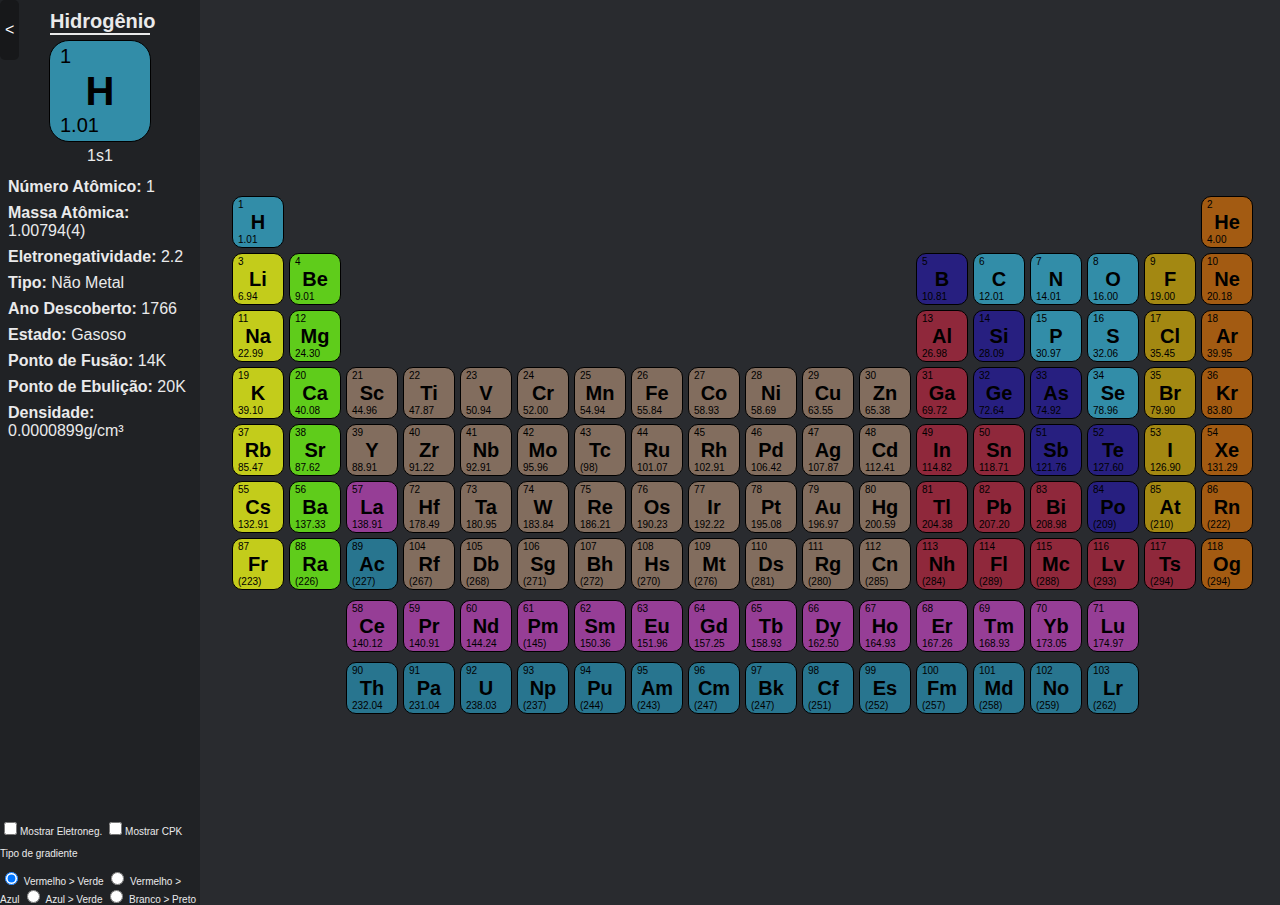
<file: index.html>
<!DOCTYPE html>
<html lang="en">

<head>
    <meta charset="UTF-8">
    <meta name="viewport" content="width=device-width, initial-scale=1.0">
    <title>Tabela</title>
    <link rel="stylesheet" href="style.css">
</head>

<body>
    <div id="esconde">
        <p>&lt;</p>
    </div>
    <div id="info">
        <div class="elemCaixa">
            <p id="elemNome"></p>
            <div class="elemBig" id="elemBig">
                <p class="numero" id="elemNum"></p>
                <p class="nome" id="elemSigla"></p>
                <p class="massa" id="elemMassa"></p>
            </div>
            <p id="camadas"></p>
        </div>

        <div id="text">
        </div>

        <div id="botaos">
            <div>
                <input type="checkbox" name="eln" id="eletroneg">Mostrar Eletroneg.
                <input type="checkbox" name="cpk" id="cpk">Mostrar CPK
            </div>
            <div id="gradientes">
                <p>Tipo de gradiente</p>
                <input type="radio" value="rg" name="grad" id="checked"> Vermelho > Verde
                <input type="radio" value="rb" name="grad"> Vermelho > Azul
                <input type="radio" value="bg" name="grad"> Azul > Verde
                <input type="radio" value="noir" name="grad"> Branco > Preto
            </div>
        </div>
    </div>
    <div class="telinha">
        <div class="tabela">
            <div class="periodo" id="per1"></div>
            <div class="periodo" id="per2"></div>
            <div class="periodo" id="per3"></div>
            <div class="periodo" id="per4"></div>
            <div class="periodo" id="per5"></div>
            <div class="periodo" id="per6"></div>
            <div class="periodo" id="per7"></div>

            <div class="periodo" id="lant"></div>
            <div class="periodo" id="acti"></div>
        </div>
    </div>

    <script src="data.js"></script>
    <script src="main.js"></script>
</body>

</html>
</file>
<file: style.css>
body {
    display: flex;
    align-items: center;
    justify-content: center;
    user-select: none;

    font-family: Arial, Helvetica, sans-serif;
    padding: 0;
    margin: 0;

    background-color: #292b2f;

    .telinha {
        margin: auto;
        overflow: scroll;
        padding: 20px;

        .tabela {
            display: flex;
            flex-direction: column;

            .periodo {
                display: flex;
                flex-direction: row;

                .reboco {
                    width: 50px;
                    height: 50px;
                    margin-left: 5px;
                    margin-top: 5px;
                    flex-shrink: 0;
                    border: rgba(0, 0, 0, 0) 1px solid;
                }

                .elem {
                    width: 40px;
                    height: 46px;
                    border: black 1px solid;
                    border-radius: 10px;
                    margin-left: 5px;
                    margin-top: 5px;
                    flex-shrink: 0;
                    padding: 2px 5px 2px 5px;

                    display: flex;
                    flex-direction: column;
                    justify-content: space-between;

                    transition: all .1s ease;

                    p {
                        margin: 0;
                    }

                    .nome {
                        font-weight: 600;
                        margin-left: auto;
                        margin-right: auto;
                        font-size: 20px;
                    }

                    .numero,
                    .massa {
                        font-size: 10px
                    }

                    .branco {
                        color: white;
                    }
                }

                .elem:hover {
                    transform: scale(1.3);
                    box-shadow: 0 0 10px 10px rgba(0, 0, 0, 0.5);
                }

                /* #He {
                margin-left: 907px;
            }

            #B,
            #Al {
                margin-left: 568px;
            }

            #Ce,
            #Th {
                margin-left: 118px;
            } */
            }

            #lant,
            #acti {
                margin-top: 5px;
            }
        }
    }

    #info {
        position: relative;
        height: 100vh;
        width: 200px;

        display: flex;
        flex-direction: column;
        align-items: center;
        padding-top: 5px;
        background-color: #202225;
        color: #eaeaeb;

        .elemCaixa {
            width: 100%;

            display: flex;
            flex-direction: column;
            align-items: center;

            #elemNome,
            #camadas {
                text-align: center;
                width: 100px;
                margin: 5px;
            }

            #elemNome {
                border-bottom: #eaeaeb 2px solid;
                font-size: 20px;
                font-weight: 600;
            }

            .elemBig {
                width: 80px;
                height: 92px;
                border: black 1px solid;
                border-radius: 20px;
                flex-shrink: 0;
                padding: 4px 10px 4px 10px;

                display: flex;
                flex-direction: column;
                justify-content: space-between;

                color: black;

                p {
                    margin: 0;
                }

                .nome {
                    font-weight: 600;
                    margin-left: auto;
                    margin-right: auto;
                    font-size: 40px;
                }

                .numero,
                .massa {
                    font-size: 20px
                }
            }
        }

        #text {
            overflow: scroll;
            text-align: start;
            height: 100%;

            p {
                margin: 0.5rem;

                .bold {
                    font-weight: bold;
                }
            }
        }

        #botaos {
            font-size: 10px;
        }
    }

    #esconde {
        color:white;
        padding: 5px;
        background-color: #17181a;
        border-radius: 5px;
        position: absolute;
        top: 0;
        left: 0;
        z-index: 99;
    }
}

@media (orientation:portrait) {
    body {
        overflow: hidden;

        .tabela {
            overflow: scroll;
            height: calc(100vh - 200px);
            padding-top: 10px;

            @media (hover:none) {
                .elem:active {
                    transform: scale(1.1);
                }
            }
        }

        #info {
            width: 100vw;
            height: 180px;
            flex-direction: row;
            padding-top: 5px;
            padding-bottom: 5px;

            position: absolute;
            bottom: 0;

            z-index: 2;

            #text {
                height: 150px;
                width: 100%;
                padding: 10px;
            }
        }

        #esconde {
            display: none;
        }
    }
}
</file>
